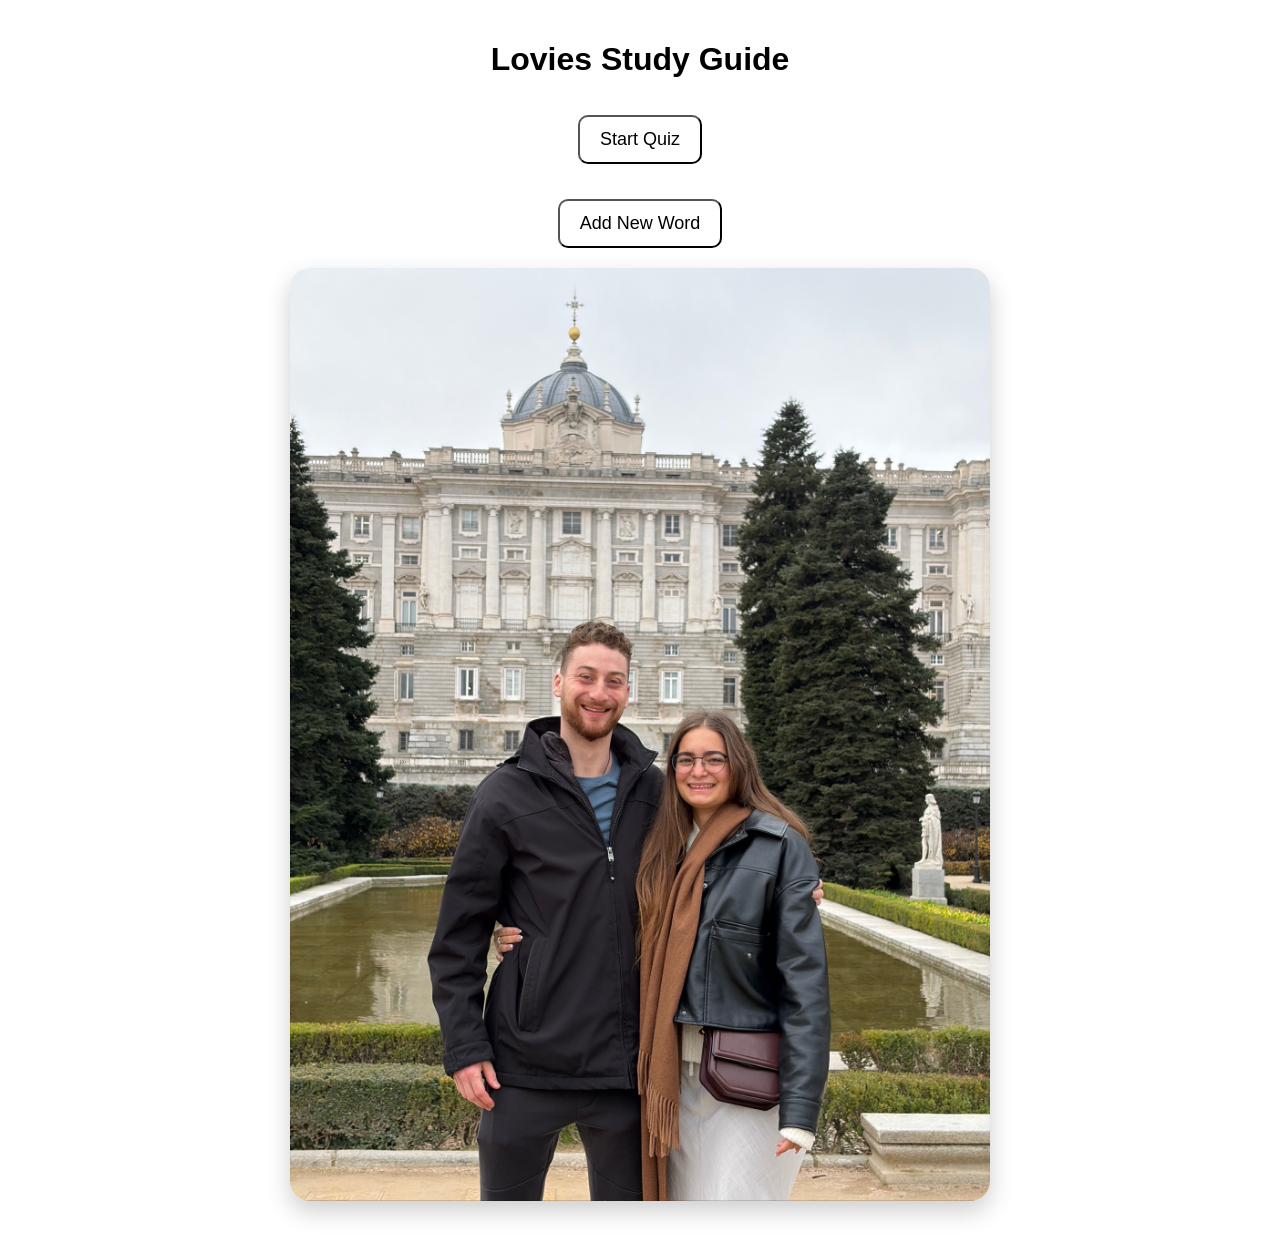
<file: lovey.html>
<!DOCTYPE html>
<!-- Tells the browser this file is an HTML5 document -->

<html>
<!-- Opens the main HTML page -->

<head>
    <!-- The head contains settings, title, and CSS -->

    <meta charset="UTF-8">
    <!-- Allows normal English, Hebrew, Spanish, symbols, etc. -->

    <meta name="viewport" content="width=device-width, initial-scale=1.0">
    <!-- Makes the website work better on phones -->

    <title>Lovies Study Guide</title>
    <!-- The title shown in the browser tab -->

    <style>
        /* CSS starts here */

        body {
            font-family: Arial, sans-serif;
            text-align: center;
            margin: 0;
            padding: 20px;
        }

        .screen {
            display: none;
        }

        #homeScreen {
            display: flex;
            flex-direction: column;
            align-items: center;
            gap: 20px;
        }

        #homeScreen img {
            width: 700px;
            max-width: 90vw;
            height: auto;
            display: block;
            margin: 0 auto 20px auto;
            border-radius: 20px;
            box-shadow: 0 10px 25px rgba(0,0,0,0.2);
        }

        #quizScreen {
            background-image: url("quiz.jpg");
            background-size: cover;
            background-position: center;
            min-height: 100vh;
            padding: 20px;
        }

        #importScreen {
            display: flex;
            flex-direction: column;
            align-items: center;
            background-image: url("import.jpg");
            background-size: cover;
            background-position: center;
            min-height: 100vh;
            padding: 20px;
        }

        #importScreen input,
        #importScreen textarea {
            width: 70%;
            max-width: 600px;
            padding: 12px;
            margin: 8px;
            font-size: 18px;
            border-radius: 8px;
            border: 1px solid #ccc;
        }

        #importScreen textarea {
            height: 100px;
        }

        #importScreen button {
            font-size: 18px;
            padding: 12px 24px;
            margin: 10px;
        }

        #importTitle {
            background: rgba(255,255,255,0.9);
            padding: 12px 25px;
            border-radius: 12px;
            border: 2px solid #ccc;
            font-size: 24px;
            display: inline-block;
            margin-top: 80px;
            margin-bottom: 20px;
        }

        #choices {
            display: flex;
            flex-direction: column;
            align-items: center;
        }

        #choices button {
            width: 300px;
            padding: 10px;
            margin: 10px 0;
            font-size: 16px;
            cursor: pointer;
            background-color: #3498db;
            color: white;
            border: none;
            border-radius: 8px;
            transition: 0.3s;
        }

        #choices button:hover {
            background-color: #2980b9;
        }

        #question,
        #startButton,
        #newQuestionsButton,
        #backHomeButton,
        #nextButton {
            padding: 12px 20px;
            font-size: 18px;
            cursor: pointer;
            background: rgba(255,255,255,0.9);
            border-radius: 10px;
            margin-top: 15px;
        }

        #result,
        #explanation,
        #score,
        #importMessage {
            background: rgba(255,255,255,0.85);
            padding: 10px;
            border-radius: 10px;
            display: inline-block;
            margin: 10px 0;
        }

        @media (max-width: 600px) {
            body {
                margin: 0;
                padding: 10px;
                font-size: 16px;
            }

            h1 {
                font-size: 28px;
                text-align: center;
            }

            #homeScreen,
            #quizScreen,
            #importScreen {
                width: 100%;
                max-width: 100%;
                box-sizing: border-box;
            }

            img {
                max-width: 100%;
                height: auto;
            }

            button {
                width: 90%;
                max-width: 350px;
                font-size: 18px;
                padding: 12px;
                margin: 10px auto;
                display: block;
            }

            input,
            textarea {
                width: 90%;
                max-width: 350px;
                font-size: 16px;
                padding: 10px;
                box-sizing: border-box;
            }

            #choices button {
                width: 90%;
                max-width: 330px;
                font-size: 15px;
                padding: 12px;
                white-space: normal;
                text-align: left;
            }

            #quizScreen,
            #importScreen {
                background-size: cover;
                background-position: center top;
                min-height: 100vh;
                padding: 15px;
            }

            #question {
                width: 90%;
                max-width: 350px;
                font-size: 16px;
            }

            #importTitle {
                margin-top: 20px;
                font-size: 20px;
            }
        }

        /* CSS ends here */
    </style>
</head>

<body>
    <!-- Everything visible on the page goes inside body -->

    <h1 id="title" style="cursor: pointer;">Lovies Study Guide</h1>
    <!-- Main title. Clicking it brings user back home -->

    <div id="homeScreen" class="screen">
        <!-- Home screen -->

        <button id="startButton">Start Quiz</button>
        <!-- Starts the quiz -->

        <button id="newQuestionsButton">Add New Word</button>
        <!-- Opens the add-word screen -->

        <img src="image.jpg" alt="Homepage image">
        <!-- Homepage image -->
    </div>

    <div id="quizScreen" class="screen">
        <!-- Quiz screen -->

        <h2 id="question"></h2>
        <!-- The question appears here -->

        <div id="choices"></div>
        <!-- Answer buttons appear here -->

        <p id="result"></p>
        <!-- Correct or incorrect message appears here -->

        <p id="explanation"></p>
        <!-- Explanation appears here -->

        <p id="score"></p>
        <!-- Score appears here -->

        <button id="nextButton" style="display: none;">Next Question</button>
        <!-- Next button hidden until user answers -->
    </div>

    <div id="importScreen" class="screen">
        <!-- Add vocabulary word screen -->

        <h2 id="importTitle">Add Vocabulary Word</h2>
        <!-- Title for add-word screen -->

        <input id="newWord" placeholder="English word">
        <!-- User types English word here -->

        <br><br>

        <input id="newDefinition" placeholder="Spanish definition">
        <!-- User types Spanish definition here -->

        <br><br>

        <textarea id="newExplanation" placeholder="Explanation, optional"></textarea>
        <!-- Optional explanation -->

        <br><br>

        <button id="addWordButton">Add Word</button>
        <!-- Saves the new word -->

        <br><br>

        <button id="backHomeButton">Back to Home</button>
        <!-- Goes back to homepage -->

        <p id="importMessage"></p>
        <!-- Message after adding word -->
    </div>

    <script>
        // JavaScript starts here


       let vocabulary = [];

        // This will hold the shuffled words for the current quiz.
        let quizWords = [];

        // This tracks which question number the user is on.
        let currentQuestion = 0;

        // This tracks the user's score.
        let score = 0;

        // This stores the correct answer for the current question.
        let correctAnswer = "";

        // Get the home screen from the HTML.
        const homeScreen = document.getElementById("homeScreen");

        // Get the quiz screen from the HTML.
        const quizScreen = document.getElementById("quizScreen");

        // Get the add-word screen from the HTML.
        const importScreen = document.getElementById("importScreen");

        // Get the title.
        const title = document.getElementById("title");

        // Get the Start Quiz button.
        const startButton = document.getElementById("startButton");

        // Get the Add New Word button.
        const newQuestionsButton = document.getElementById("newQuestionsButton");

        // Get the Back Home button.
        const backHomeButton = document.getElementById("backHomeButton");

        // Get the Next Question button.
        const nextButton = document.getElementById("nextButton");

        // Get the question text element.
        const questionEl = document.getElementById("question");

        // Get the choices container.
        const choicesEl = document.getElementById("choices");

        // Get the result message element.
        const resultEl = document.getElementById("result");

        // Get the explanation element.
        const explanationEl = document.getElementById("explanation");

        // Get the score element.
        const scoreEl = document.getElementById("score");

        // Get the import message element.
        const importMessage = document.getElementById("importMessage");

        // Get the new word input.
        const newWord = document.getElementById("newWord");

        // Get the new definition input.
        const newDefinition = document.getElementById("newDefinition");

        // Get the new explanation textarea.
        const newExplanation = document.getElementById("newExplanation");

        // Get the Add Word button.
        const addWordButton = document.getElementById("addWordButton");

        // This function saves vocabulary into the browser.
        function saveVocabulary() {
            // Convert the vocabulary array into text and save it.
            localStorage.setItem("vocabularyWords", JSON.stringify(vocabulary));
        }
        async function loadVocabularyFromFile(){
            try {
                const response = await fetch("vocabulary_template.json");
                vocabulary = await response.json();

                console.log("Vocabulary loaded:", vocabulary.length);
            } catch (error) {
                console.error("Could not load vocabulary file:", error)
                alert("Could not load vocabulary_template.json");
            }
        }
        // This function shows the home screen.
        loadVocabularyFromFile().then(function() {
            showHome();
        });
        function showHome() {
            // Show home screen.
            homeScreen.style.display = "flex";

            // Hide quiz screen.
            quizScreen.style.display = "none";

            // Hide add-word screen.
            importScreen.style.display = "none";

            // Clear result text.
            resultEl.textContent = "";

            // Clear explanation text.
            explanationEl.textContent = "";
        }

        // This function shows the quiz screen.
        function showQuiz() {
            // Hide home screen.
            homeScreen.style.display = "none";

            // Show quiz screen.
            quizScreen.style.display = "block";

            // Hide add-word screen.
            importScreen.style.display = "none";
        }

        // This function shows the add-word screen.
        function showImport() {
            // Hide home screen.
            homeScreen.style.display = "none";

            // Hide quiz screen.
            quizScreen.style.display = "none";

            // Show add-word screen.
            importScreen.style.display = "flex";
        }

        // This function shuffles an array randomly.
        function shuffleArray(array) {
            // Make a copy of the array and randomly sort it.
            return [...array].sort(() => Math.random() - 0.5);
        }

        // This function gets 3 wrong definitions.
        function getWrongDefinitions(correctWord) {
            // Start with all vocabulary words.
            return vocabulary

                // Remove the current correct word.
                .filter(item => item.word !== correctWord.word)

                // Keep only the definitions.
                .map(item => item.explanation)

                // Shuffle the definitions.
                .sort(() => Math.random() - 0.5)

                // Take only 3 wrong answers.
                .slice(0, 3);
        }

        // This function displays one question.
        function showQuestion() {
            // Get the current word object.
            const currentWord = quizWords[currentQuestion];

            // Save the correct answer.
            correctAnswer = currentWord.explanation;

            // Create the question text.
            questionEl.textContent = `What does "${currentWord.word}" mean?`;

            // Clear old answer buttons.
            choicesEl.innerHTML = "";

            // Clear old result.
            resultEl.textContent = "";

            // Clear old explanation.
            explanationEl.textContent = "";

            // Hide the next button until user answers.
            nextButton.style.display = "none";

            // Get 3 wrong answers.
            let wrongAnswers = getWrongDefinitions(currentWord);

            // Put correct answer and wrong answers together, then shuffle them.
            let allChoices = shuffleArray([
                correctAnswer,
                ...wrongAnswers
            ]);

            // Create one button for every answer choice.
            allChoices.forEach(choiceText => {
                // Create a button element.
                const button = document.createElement("button");

                // Put the answer text inside the button.
                button.textContent = choiceText;

                // When the user clicks the button, check the answer.
                button.onclick = function() {
                    checkAnswer(choiceText, currentWord);
                };

                // Add the button to the choices area.
                choicesEl.appendChild(button);
            });

            // Show the current score.
            scoreEl.textContent = "Score: " + score + " / " + quizWords.length;
        }

        // This function checks if the selected answer is correct.
        function checkAnswer(userAnswer, currentWord) {
            // Get all answer buttons.
            const allButtons = choicesEl.querySelectorAll("button");

            // Loop through every answer button.
            allButtons.forEach(button => {
                // Disable the button so user cannot answer twice.
                button.disabled = true;

                // If this button is the correct answer, make it green.
                if (button.textContent === correctAnswer) {
                    button.style.backgroundColor = "green";
                }

                // If this button is the wrong answer the user clicked, make it red.
                if (button.textContent === userAnswer && userAnswer !== correctAnswer) {
                    button.style.backgroundColor = "red";
                }
            });

            // If user chose correct answer...
            if (userAnswer === correctAnswer) {
                // Show correct message.
                resultEl.textContent = "Correct!";

                // Add 1 point.
                score++;
            } else {
                // Show incorrect message and correct answer.
                resultEl.textContent = "Incorrect. Correct answer: " + correctAnswer;
            }

            // Show explanation if there is one.
            explanationEl.textContent = currentWord.explanation || "";

            // Show the next button.
            nextButton.style.display = "inline-block";

            // Update score.
            scoreEl.textContent = "Score: " + score + " / " + quizWords.length;
        }

        // When user clicks the title, go home.
        title.onclick = function() {
            showHome();
        };

        // When user clicks Start Quiz...
        startButton.onclick = function() {
            // Make sure there are at least 4 words.
            // One correct answer plus 3 wrong answers.
            if (vocabulary.length < 4) {
                alert("You need at least 4 vocabulary words to start the quiz.");
                return;
            }

            // Start from first question.
            currentQuestion = 0;

            // Reset score.
            score = 0;

            // Shuffle vocabulary for this quiz.
            quizWords = shuffleArray(vocabulary);

            // Show quiz screen.
            showQuiz();

            // Show first question.
            showQuestion();
        };

        // When user clicks Add New Word...
        newQuestionsButton.onclick = function() {
            showImport();
        };

        // When user clicks Back Home...
        backHomeButton.onclick = function() {
            showHome();
        };

        // When user clicks Next Question...
        nextButton.onclick = function() {
            // Move to next question number.
            currentQuestion++;

            // If there are still questions left...
            if (currentQuestion < quizWords.length) {
                // Show next question.
                showQuestion();
            } else {
                // Quiz is finished.
                questionEl.textContent = "Quiz Finished!";

                // Remove answer buttons.
                choicesEl.innerHTML = "";

                // Clear result.
                resultEl.textContent = "";

                // Show final score.
                explanationEl.textContent = "Final score: " + score + " / " + quizWords.length;

                // Hide next button.
                nextButton.style.display = "none";
            }
        };

        // When user clicks Add Word...
        addWordButton.onclick = function() {
            // Get the word typed by the user.
            const word = newWord.value.trim();

            // Get the definition typed by the user.
            const definition = newDefinition.value.trim();

            // Get the optional explanation.
            const explanation = newExplanation.value.trim();

            // If word or definition is empty, show error.
            if (word === "" || definition === "") {
                importMessage.textContent = "Please enter both a word and a definition.";
                return;
            }

            // Create new vocabulary object.
            const vocabularyObj = {
                word: word,
                definition: definition,
                explanation: explanation
            };

            // Add the new word to the vocabulary array.
            vocabulary.push(vocabularyObj);

            // Save vocabulary in browser.
            saveVocabulary();

            // Show success message.
            importMessage.textContent = "Word added! Total words: " + vocabulary.length;

            // Clear word input.
            newWord.value = "";

            // Clear definition input.
            newDefinition.value = "";

            // Clear explanation input.
            newExplanation.value = "";
        };

        // Show the home screen when the page first loads.
        showHome();

        // JavaScript ends here
    </script>

</body>
</html>
</file>
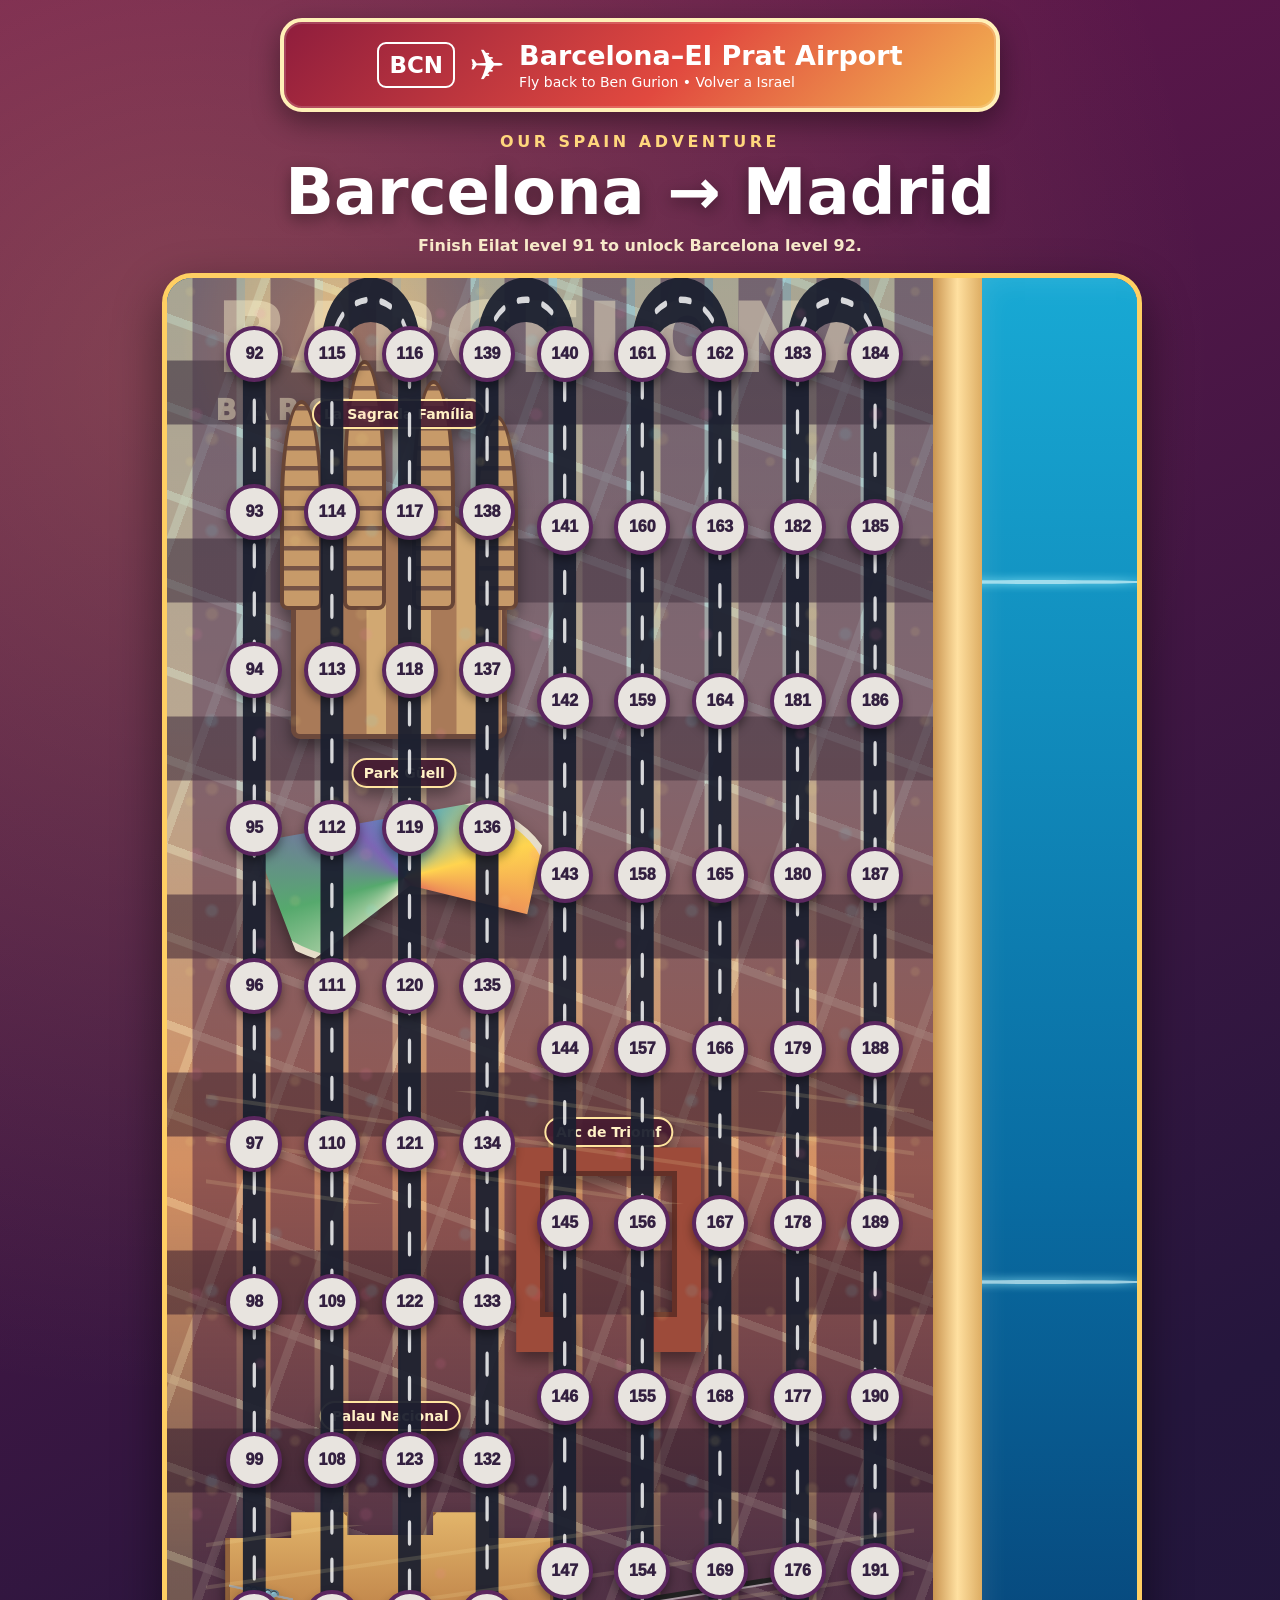
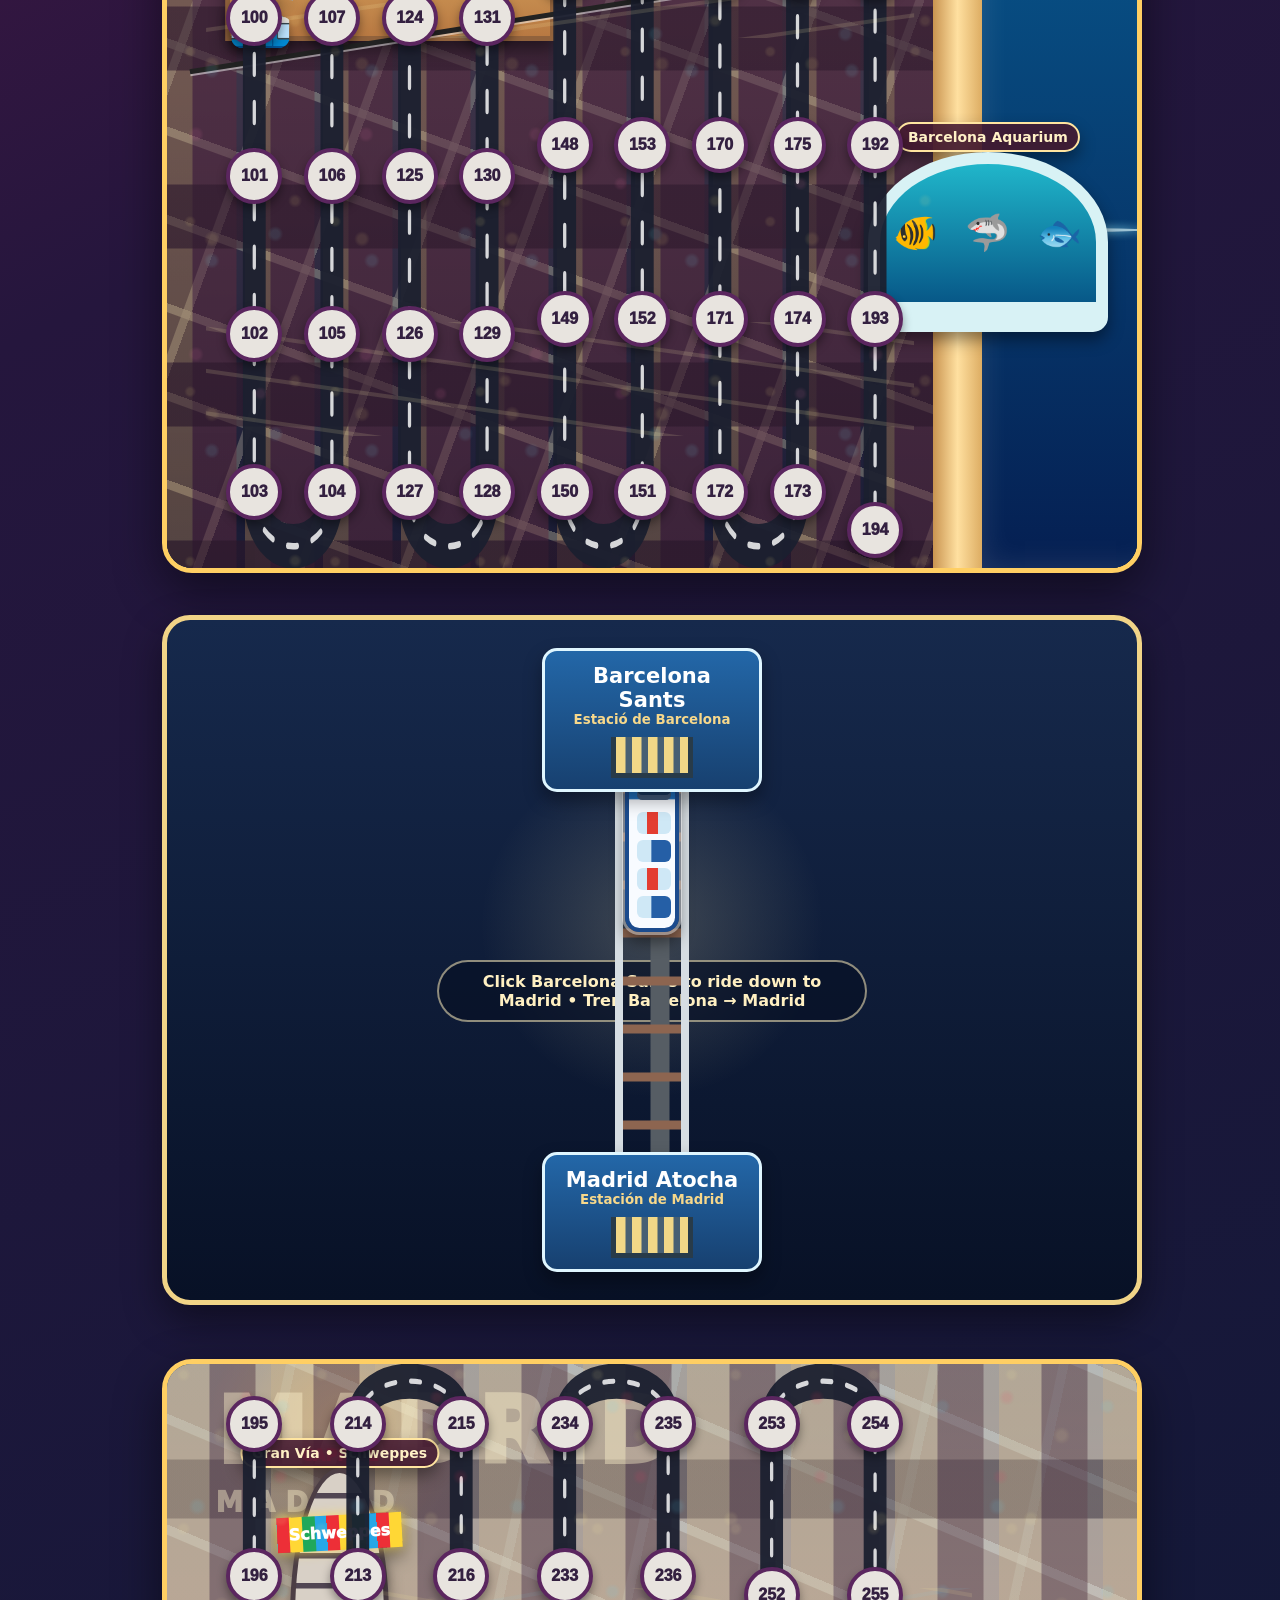
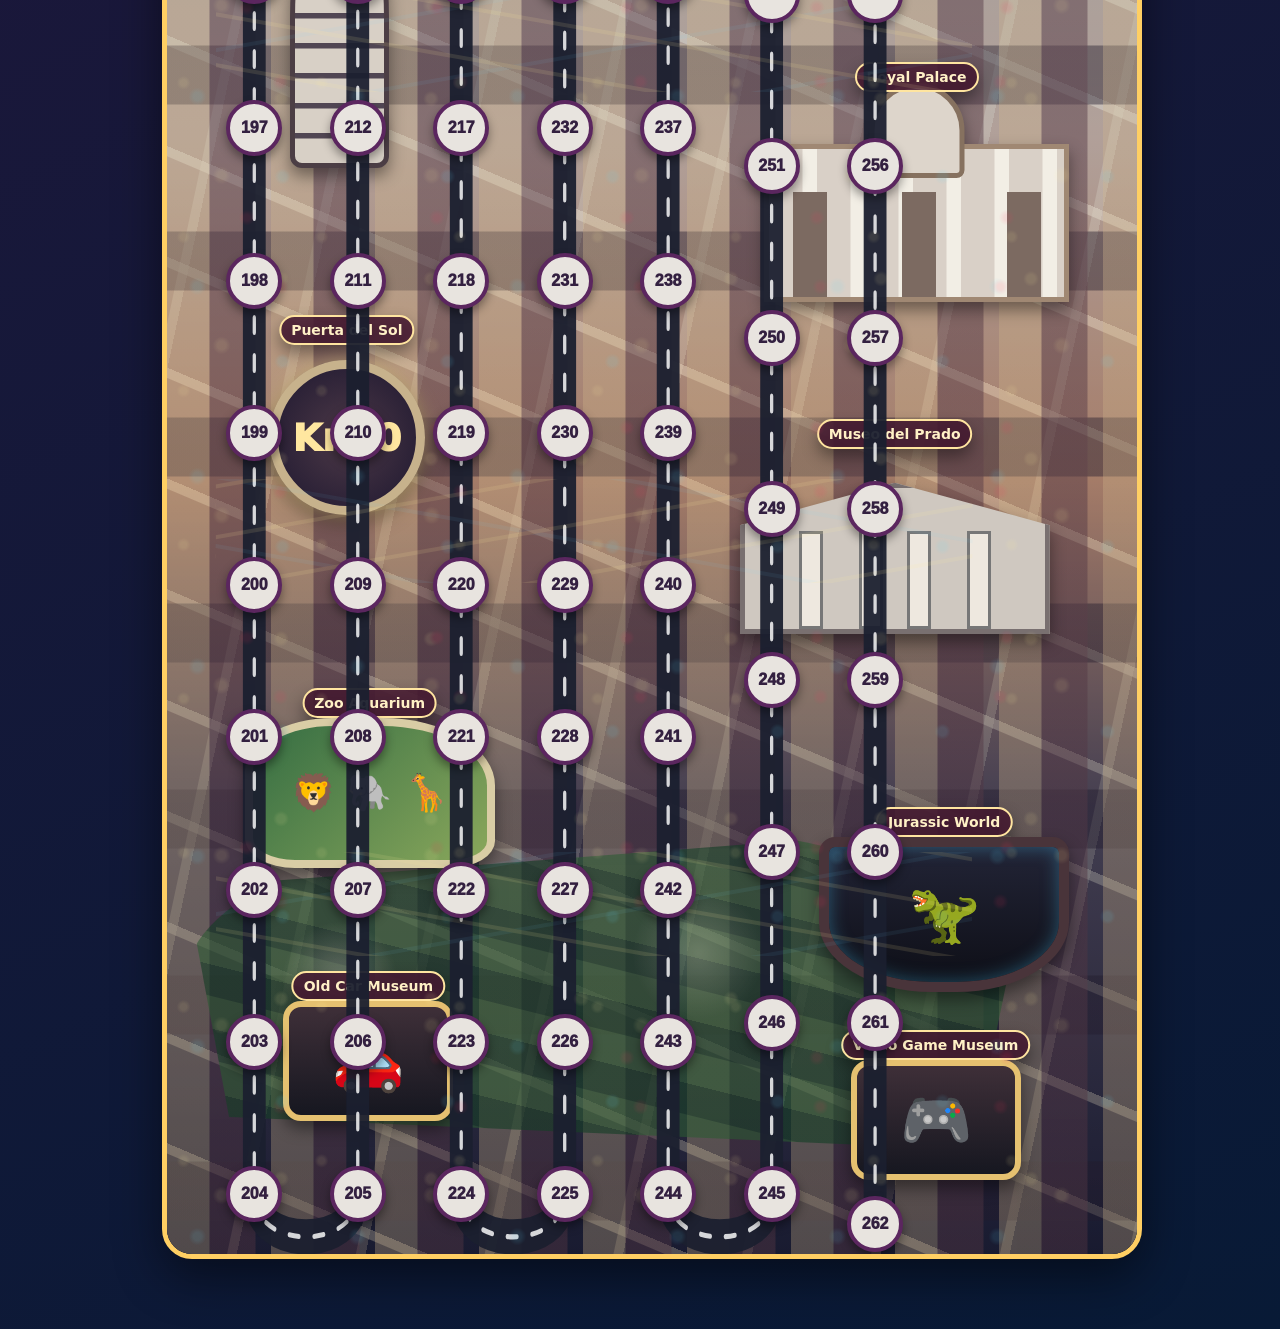
<file: spain.html>
<!DOCTYPE html>
<html lang="en">
<head>
    <meta charset="UTF-8">
    <meta name="viewport" content="width=device-width, initial-scale=1.0">
    <title>Our Spain Adventure</title>
    <link rel="stylesheet" href="spain.css?v=20260625-madrid-train-down">
</head>
<body>
    <main id="spainGame">
        <a id="barcelonaAirport" class="airportPortal" href="index.html?destination=tlv-airport#benGurionAirport" aria-label="Fly from Barcelona Airport back to Ben Gurion Airport">
            <span class="airportCode">BCN</span>
            <span class="airportPlane">✈</span>
            <span><strong>Barcelona–El Prat Airport</strong><small>Fly back to Ben Gurion • Volver a Israel</small></span>
        </a>

        <header class="spainHeader">
            <p class="eyebrow">OUR SPAIN ADVENTURE</p>
            <h1>Barcelona → Madrid</h1>
            <p id="spainMessage">Loading Barcelona progress…</p>
        </header>

        <section id="barcelonaMap" aria-label="Barcelona photo game world">
            <div class="barcelonaWorld" aria-hidden="true">
                <div class="barcelonaSky"></div>
                <div class="barcelonaSea"><i></i><i></i><i></i></div>
                <div class="barcelonaBeach"></div>
                <div class="barcelonaStreetGrid"></div>
                <div class="barcelonaBuildings"></div>
                <div class="barcelonaNightShade"></div>
                <div class="barcelonaNightLights"></div>
                <div class="christmasCanopy canopyOne"></div>
                <div class="christmasCanopy canopyTwo"></div>
                <div class="christmasCanopy canopyThree"></div>

                <div class="barcelonaTitle">BARCELONA <small>BARCELONA</small></div>

                <div class="barcelonaLandmark sagradaFamilia">
                    <b>La Sagrada Família</b>
                    <div class="sagradaBody"><i></i><i></i><i></i><i></i></div>
                </div>

                <div class="barcelonaLandmark parkGuell">
                    <b>Park Güell</b>
                    <div class="gaudiMosaic"></div>
                </div>

                <div class="barcelonaLandmark arcTriomf">
                    <b>Arc de Triomf</b>
                    <div class="brickArch"></div>
                </div>

                <div class="barcelonaLandmark palauNacional">
                    <b>Palau Nacional</b>
                    <div class="palauBuilding"><i></i></div>
                </div>

                <div class="barcelonaLandmark aquariumLandmark">
                    <b>Barcelona Aquarium</b>
                    <div class="aquariumTunnel">🐠 <span>🦈</span> 🐟</div>
                </div>

                <div class="cableLine"></div>
                <div class="barcelonaCableCar">🚠</div>
            </div>

            <svg id="barcelonaPath" viewBox="0 0 100 100" preserveAspectRatio="none" aria-hidden="true"></svg>
        </section>

        <section class="spainTrainConnector" aria-label="Train from Barcelona to Madrid">
            <button id="rideToMadrid" type="button" class="trainStation barcelonaStation" aria-label="Ride the train from Barcelona Sants to Madrid Atocha">
                <strong>Barcelona Sants</strong>
                <small>Estació de Barcelona</small>
            </button>
            <div class="trainTrack">
                <span class="fastTrain" aria-hidden="true">
                    <i></i><i></i><i></i><i></i>
                </span>
            </div>
            <div class="trainStation madridStation">
                <strong>Madrid Atocha</strong>
                <small>Estación de Madrid</small>
            </div>
            <p>Click Barcelona Sants to ride down to Madrid • Tren Barcelona → Madrid</p>
        </section>

        <section id="madridMap" aria-label="Madrid photo game world">
            <div class="madridWorld" aria-hidden="true">
                <div class="madridSky"></div>
                <div class="madridStreetGrid"></div>
                <div class="madridBuildings"></div>
                <div class="madridParks"></div>
                <div class="madridNightShade"></div>
                <div class="madridNightLights"></div>
                <div class="madridChristmas canopyMadridOne"></div>
                <div class="madridChristmas canopyMadridTwo"></div>
                <div class="madridChristmas canopyMadridThree"></div>

                <div class="madridTitle">MADRID <small>MADRID</small></div>

                <div class="madridLandmark schweppesTower">
                    <b>Gran Vía • Schweppes</b>
                    <div class="capitolTower"><i>Schweppes</i></div>
                </div>

                <div class="madridLandmark royalPalace">
                    <b>Royal Palace</b>
                    <div class="palaceBody"><i></i><i></i><i></i></div>
                </div>

                <div class="madridLandmark puertaSol">
                    <b>Puerta del Sol</b>
                    <div class="solClock">Km 0</div>
                </div>

                <div class="madridLandmark pradoMuseum">
                    <b>Museo del Prado</b>
                    <div class="museumFacade"><i></i><i></i><i></i><i></i></div>
                </div>

                <div class="madridLandmark zooMadrid">
                    <b>Zoo Aquarium</b>
                    <div class="zooPark">🦁 🐘 🦒</div>
                </div>

                <div class="madridLandmark jurassicMadrid">
                    <b>Jurassic World</b>
                    <div class="dinoGate">🦖</div>
                </div>

                <div class="madridLandmark carMuseum">
                    <b>Old Car Museum</b>
                    <div class="classicCar">🚗</div>
                </div>

                <div class="madridLandmark gameMuseum">
                    <b>Video Game Museum</b>
                    <div class="gameArcade">🎮</div>
                </div>
            </div>

            <svg id="madridPath" viewBox="0 0 100 100" preserveAspectRatio="none" aria-hidden="true"></svg>
        </section>
    </main>

    <div id="questionPanel" class="modal" role="dialog" aria-modal="true">
        <div class="modalBox">
            <h2 id="questionTitle"></h2>
            <h3 id="questionText"></h3>
            <div id="questionChoices"></div>
            <p id="questionResult"></p>
            <button id="closeQuestion" type="button" hidden>Close</button>
        </div>
    </div>

    <div id="photoPanel" class="modal" role="dialog" aria-modal="true">
        <div class="modalBox photoBox">
            <h2 id="photoTitle"></h2>
            <img id="photoImage" alt="Unlocked Spain memory">
            <button id="closePhoto" type="button">Close</button>
        </div>
    </div>

    <script src="spain.js?v=20260625-madrid-train-down"></script>
</body>
</html>
</file>
<file: spain.css>
:root {
    --ink: #301942;
    --gold: #ffd36d;
    --sea: #087fb5;
}

* { box-sizing: border-box; }

body {
    margin: 0;
    min-height: 100vh;
    color: #fff;
    font-family: ui-rounded, "Avenir Next", Avenir, system-ui, sans-serif;
    background:
        radial-gradient(circle at 14% 8%, rgba(255,211,109,0.23), transparent 24%),
        linear-gradient(155deg, #6d174e, #25163d 38%, #081a36);
}

#spainGame {
    width: min(980px, 100%);
    margin: 0 auto;
    padding: 18px 12px 70px;
}

.airportPortal {
    display: flex;
    align-items: center;
    justify-content: center;
    gap: 14px;
    width: min(720px, 94vw);
    min-height: 94px;
    margin: 0 auto 20px;
    padding: 12px 20px;
    border: 4px solid #fff0b7;
    border-radius: 22px;
    color: white;
    text-decoration: none;
    background: linear-gradient(135deg, #8f1d3d, #e1493f 55%, #f3b852);
    box-shadow: 0 10px 28px rgba(0,0,0,0.4), inset 0 0 0 2px rgba(255,255,255,0.17);
}

.airportPortal:hover { transform: translateY(-2px); box-shadow: 0 13px 30px rgba(0,0,0,0.46); }
.airportPortal strong, .airportPortal small { display: block; }
.airportPortal strong { font-size: clamp(18px, 3vw, 27px); }
.airportPortal small { margin-top: 3px; font-size: clamp(10px, 1.7vw, 14px); }
.airportCode { padding: 8px 10px; border: 2px solid white; border-radius: 9px; font-size: 23px; font-weight: 900; }
.airportPlane { font-size: 43px; animation: planeFloat 2.4s ease-in-out infinite alternate; }
@keyframes planeFloat { from { transform: translate(-5px,3px) rotate(-9deg); } to { transform: translate(5px,-5px) rotate(4deg); } }

.spainHeader { text-align: center; margin: 12px 0 18px; }
.eyebrow { margin: 0; color: #ffd77d; font-weight: 900; letter-spacing: .22em; }
.spainHeader h1 { margin: 4px 0; font-size: clamp(31px, 7vw, 64px); text-shadow: 0 5px 15px rgba(0,0,0,.38); }
#spainMessage { margin: 7px auto; max-width: 700px; color: #f9eacb; font-weight: 700; }

#barcelonaMap {
    position: relative;
    width: min(980px, 96vw);
    height: 1900px;
    margin: 0 auto;
    overflow: hidden;
    border: 5px solid #ffcf63;
    border-radius: 30px;
    background: #1a3760;
    box-shadow: 0 18px 48px rgba(0,0,0,.48);
}

.barcelonaWorld { position: absolute; inset: 0; overflow: hidden; }
.barcelonaSky {
    position: absolute; inset: 0;
    background:
        radial-gradient(circle at 18% 3%, rgba(255,244,176,.95), transparent 8%),
        linear-gradient(180deg, #54bde8 0%, #94d5ed 23%, #f0aa72 47%, #17294b 68%, #070d22 100%);
    animation: skyPulse 24s ease-in-out infinite alternate;
}
@keyframes skyPulse { from { filter: brightness(1.14) saturate(.95); } to { filter: brightness(.58) saturate(1.35) hue-rotate(8deg); } }

.barcelonaSea {
    position: absolute; z-index: 1; top: 0; right: 0; width: 18%; height: 100%;
    background: linear-gradient(180deg, #18a9d4, #096ca2 48%, #051f52);
    box-shadow: inset 20px 0 30px rgba(255,255,255,.12);
    animation: coastNight 24s ease-in-out infinite alternate;
}
.barcelonaSea i { position: absolute; right: -10%; width: 130%; height: 4px; border-radius: 50%; background: rgba(220,252,255,.7); box-shadow: 0 0 9px #9bf2ff; }
.barcelonaSea i:nth-child(1) { top: 16%; } .barcelonaSea i:nth-child(2) { top: 53%; } .barcelonaSea i:nth-child(3) { top: 82%; }
.barcelonaBeach { position: absolute; z-index: 2; right: 16%; width: 5%; height: 100%; background: linear-gradient(90deg,#c99450,#ffe0a0,#ddad63); animation:coastNight 24s ease-in-out infinite alternate; }
@keyframes coastNight { from { filter:brightness(1) saturate(1); } to { filter:brightness(.14) saturate(.5); } }

.barcelonaStreetGrid {
    position: absolute; z-index: 1; inset: 0 18% 0 0;
    opacity: .5;
    background:
        repeating-linear-gradient(20deg, transparent 0 74px, rgba(245,232,197,.65) 75px 83px),
        repeating-linear-gradient(110deg, transparent 0 88px, rgba(245,232,197,.55) 89px 97px),
        linear-gradient(180deg, #c48561, #9d5c52 50%, #2a2948);
}

.barcelonaBuildings {
    position: absolute; z-index: 1; inset: 0 19% 0 0;
    opacity: .72;
    background:
        repeating-linear-gradient(180deg, transparent 0 82px, rgba(49,23,40,.7) 83px 146px, transparent 147px 178px),
        repeating-linear-gradient(90deg, rgba(244,179,102,.38) 0 25px, rgba(94,43,63,.7) 26px 69px, transparent 70px 78px);
}

.barcelonaNightShade {
    position:absolute;
    z-index:4;
    inset:0;
    pointer-events:none;
    opacity:0;
    background:rgba(1,4,14,.94);
    animation:deepNight 24s ease-in-out infinite alternate;
}
@keyframes deepNight { from { opacity:0; } to { opacity:.9; } }

.barcelonaNightLights {
    position: absolute; z-index: 4; inset: 0 21% 0 0;
    opacity: .1;
    background:
        radial-gradient(circle at 16% 8%, #ffe889 0 3px, transparent 6px),
        radial-gradient(circle at 52% 17%, #ff7bb5 0 3px, transparent 7px),
        radial-gradient(circle at 28% 33%, #79f0ff 0 4px, transparent 8px),
        radial-gradient(circle at 61% 46%, #ffe889 0 3px, transparent 7px),
        radial-gradient(circle at 17% 62%, #ff7bb5 0 4px, transparent 8px),
        radial-gradient(circle at 57% 78%, #79f0ff 0 4px, transparent 8px),
        radial-gradient(circle at 30% 92%, #ffe889 0 4px, transparent 8px);
    background-size: 145px 170px, 180px 210px, 160px 190px, 210px 180px, 170px 220px, 190px 200px, 150px 175px;
    animation: cityLights 24s ease-in-out infinite alternate;
}
@keyframes cityLights { from { opacity: .08; filter: brightness(.8); } to { opacity: .95; filter: brightness(1.6) drop-shadow(0 0 6px #ffe98a); } }

.christmasCanopy { position: absolute; z-index: 4; left: 4%; width: 73%; height: 6%; opacity: .15; background: repeating-linear-gradient(8deg, transparent 0 20px, rgba(255,242,172,.95) 21px 24px, transparent 25px 42px); animation: christmasGlow 24s ease-in-out infinite alternate; }
.canopyOne { top: 43%; } .canopyTwo { top: 66%; transform: scaleX(-1); } .canopyThree { top: 87%; }
@keyframes christmasGlow { from { opacity: .05; } to { opacity: .92; filter: drop-shadow(0 0 7px #fff1a1); } }

.barcelonaTitle { position: absolute; z-index: 3; top: .5%; left: 5%; color: rgba(255,244,206,.44); font-size: clamp(45px, 10vw, 92px); font-weight: 1000; letter-spacing: .06em; }
.barcelonaTitle small { display: block; font-size: .3em; letter-spacing: .35em; }

.barcelonaLandmark { position: absolute; z-index: 3; pointer-events: none; filter: drop-shadow(0 8px 8px rgba(0,0,0,.42)); }
.barcelonaLandmark b { position: absolute; z-index: 5; left: 50%; top: -30px; transform: translateX(-50%); padding: 5px 10px; border: 2px solid #ffe5a0; border-radius: 999px; color: #fff1c6; background: rgba(70,27,50,.88); white-space: nowrap; font-size: clamp(10px,1.7vw,14px); }

.sagradaFamilia { top: 8%; left: 10%; width: 270px; height: 310px; }
.sagradaBody { position: absolute; inset: 24% 10% 0; border: 5px solid #6c493c; border-radius: 45% 45% 9px 9px; background: repeating-linear-gradient(90deg,#a97a58 0 25px,#d1a872 26px 45px); }
.sagradaBody i { position: absolute; bottom: 55%; width: 43px; border: 4px solid #684536; border-radius: 50% 50% 8px 8px; background: repeating-linear-gradient(0deg,#c79a69 0 15px,#755346 16px 20px); }
.sagradaBody i:nth-child(1){left:-8%;height:210px}.sagradaBody i:nth-child(2){left:23%;height:250px}.sagradaBody i:nth-child(3){right:23%;height:230px}.sagradaBody i:nth-child(4){right:-8%;height:195px}

.parkGuell { top: 27%; left: 9%; width: 300px; height: 180px; }
.gaudiMosaic { position:absolute; inset:0; border:7px solid #e6ddc9; border-radius: 48% 52% 31% 40%; background: conic-gradient(from 15deg,#46a8c6,#ffd44f,#e05b5e,#f3f0d4,#56a96d,#7d65b4,#46a8c6); clip-path: polygon(0 30%,100% 0,91% 70%,52% 54%,16% 100%); }

.arcTriomf { top: 46%; left: 36%; width: 185px; height: 205px; }
.brickArch { position:absolute; inset:0; border:24px solid #9d4b3a; border-bottom-width:35px; background:transparent; clip-path: polygon(0 0,100% 0,100% 100%,70% 100%,70% 42%,30% 42%,30% 100%,0 100%); box-shadow: inset 0 0 0 5px #643027; }

.palauNacional { top: 61%; left: 6%; width: 330px; height: 210px; }
.palauBuilding { position:absolute; inset:28% 0 0; border:5px solid #91623c; background:linear-gradient(180deg,#e8bd70,#b87942); clip-path:polygon(0 32%,20% 32%,20% 15%,37% 15%,37% 30%,63% 30%,63% 15%,80% 15%,80% 32%,100% 32%,100% 100%,0 100%); }
.palauBuilding i { position:absolute; left:50%; top:-72px; width:95px; height:95px; transform:translateX(-50%); border:5px solid #8b5a35; border-radius:50% 50% 10px 10px; background:#dca95d; }

.aquariumLandmark { top: 78%; right: 3%; width: 240px; height: 180px; }
.aquariumTunnel { position:absolute; inset:0; display:flex; align-items:center; justify-content:space-around; border:12px solid #d8f2f5; border-bottom-width:30px; border-radius:50% 50% 15px 15px; background:linear-gradient(180deg,#20b6ca,#075888); font-size:36px; }

.cableLine { position:absolute; z-index:3; left:2%; top:71%; width:65%; height:5px; transform:rotate(-9deg); background:#222; box-shadow:0 2px 0 rgba(255,255,255,.5); }
.barcelonaCableCar { position:absolute; z-index:3; left:6%; top:69%; font-size:58px; animation:cableRide 12s ease-in-out infinite alternate; filter:drop-shadow(0 7px 6px rgba(0,0,0,.45)); }
@keyframes cableRide { from{transform:translate(0,30px)} to{transform:translate(430px,-45px)} }

#barcelonaPath { position:absolute; z-index:3; inset:0; width:100%; height:100%; pointer-events:none; }
.levelButton { position:absolute; z-index:5; width:clamp(42px,5.5vw,56px); aspect-ratio:1; transform:translate(-50%,-50%); border:4px solid #5b265f; border-radius:50%; color:#332040; background:#e8e4df; font-weight:1000; font-size:16px; text-shadow:none; box-shadow:0 5px 10px rgba(0,0,0,.38); }
.levelButton.completed { border-color:#f4c85d; color:#332040; background:#fff1ad; text-shadow:none; }
.levelButton.current { border-color:#4ed7ee; color:#332040; background:white; text-shadow:none; box-shadow:0 0 0 5px rgba(78,215,238,.25),0 5px 12px rgba(0,0,0,.4); }

.spainTrainConnector {
    --train-ride-distance: 300px;
    position: relative;
    width: min(980px, 96vw);
    margin: 42px auto 54px;
    min-height: 690px;
    border: 5px solid #f1d487;
    border-radius: 28px;
    overflow: hidden;
    background:
        radial-gradient(circle at 50% 45%, rgba(255,240,180,.2), transparent 28%),
        linear-gradient(180deg,#16294c,#081126);
    box-shadow: 0 16px 38px rgba(0,0,0,.43);
}
.spainTrainConnector p {
    position: absolute;
    left: 50%;
    top: 50%;
    transform: translateX(-50%);
    width: min(430px, 78%);
    margin: 0;
    padding: 10px 16px;
    border: 2px solid rgba(255,240,194,.55);
    border-radius: 999px;
    color: #fff0c2;
    text-align: center;
    font-weight: 900;
    background: rgba(8,17,38,.68);
}
.trainStation {
    position: absolute;
    z-index: 3;
    left: 50%;
    width: 220px;
    padding: 13px 14px;
    border: 3px solid #dff6ff;
    border-radius: 15px;
    text-align: center;
    color: white;
    background: linear-gradient(180deg,#2367a8,#17406f);
    box-shadow: 0 9px 18px rgba(0,0,0,.34);
    transform: translateX(-50%);
}
button.trainStation { cursor: pointer; font: inherit; }
button.trainStation:hover { filter: brightness(1.12); }
button.trainStation:focus-visible { outline: 4px solid #f9de7d; outline-offset: 4px; }
.trainStation strong, .trainStation small { display: block; }
.trainStation strong { font-size: 21px; }
.trainStation small { color: #f7d88b; font-weight: 800; }
.barcelonaStation { top: 28px; }
.madridStation { bottom: 28px; }
.trainStation::after {
    content: "";
    display: block;
    width: 72px;
    height: 36px;
    margin: 10px auto -2px;
    border: 5px solid #283b49;
    border-top: 0;
    background: repeating-linear-gradient(90deg,#f2d887 0 9px,#486073 10px 16px);
}
.trainTrack {
    position: absolute;
    z-index: 2;
    left: 50%;
    top: 142px;
    bottom: 132px;
    width: 74px;
    border-left: 8px solid #d6dde2;
    border-right: 8px solid #d6dde2;
    background:
        repeating-linear-gradient(180deg, transparent 0 22px, #8d6550 23px 31px, transparent 32px 48px),
        linear-gradient(90deg, transparent 0 27px, #565d64 28px 46px, transparent 47px);
    transform: translateX(-50%);
}
.fastTrain {
    position: absolute;
    top: 4px;
    left: 50%;
    display: grid;
    grid-template-rows: 28px repeat(4, 1fr);
    gap: 6px;
    width: 54px;
    height: 166px;
    padding: 8px 8px 10px;
    border: 4px solid #1b4b8d;
    border-radius: 30px 30px 16px 16px;
    background:
        linear-gradient(180deg,#ecf9ff 0 12%,#1f6fbb 13% 18%,#f8fbff 19% 100%);
    box-shadow: 0 0 0 3px rgba(255,255,255,.42), 0 10px 15px rgba(0,0,0,.45);
    transform: translate(-50%, 0);
    transition: transform .2s ease;
}
.fastTrain::before {
    content: "";
    justify-self: center;
    width: 34px;
    height: 22px;
    border-radius: 18px 18px 6px 6px;
    background: #17365d;
    box-shadow: inset 0 -5px 0 rgba(255,255,255,.18);
}
.fastTrain i {
    display: block;
    border-radius: 6px;
    background: linear-gradient(90deg,#cfe8f6 0 28%,#e33d31 29% 61%,#cfe8f6 62%);
}
.fastTrain i:nth-child(even) { background: linear-gradient(90deg,#cfe8f6 0 42%,#255fa6 43% 100%); }
.spainTrainConnector.is-riding .fastTrain { animation: spainTrainRide 1.2s ease-in-out forwards; }
@keyframes spainTrainRide {
    from { transform: translate(-50%, 0); }
    to { transform: translate(-50%, var(--train-ride-distance)); }
}

#madridMap {
    position: relative;
    width: min(980px, 96vw);
    height: 1500px;
    margin: 0 auto;
    overflow: hidden;
    border: 5px solid #ffcf63;
    border-radius: 30px;
    background: #243145;
    box-shadow: 0 18px 48px rgba(0,0,0,.48);
}

.madridWorld { position: absolute; inset: 0; overflow: hidden; }
.madridSky {
    position: absolute; inset: 0;
    background:
        radial-gradient(circle at 18% 4%, rgba(255,241,170,.9), transparent 8%),
        linear-gradient(180deg, #8fb9d8 0%, #ced8df 25%, #d0a079 48%, #24314e 70%, #070914 100%);
    animation: madridSkyPulse 24s ease-in-out infinite alternate;
}
@keyframes madridSkyPulse { from { filter: brightness(1.08) saturate(.9); } to { filter: brightness(.38) saturate(1.2); } }

.madridStreetGrid {
    position: absolute; z-index: 1; inset: 0;
    opacity: .56;
    background:
        repeating-linear-gradient(23deg, transparent 0 92px, rgba(235,221,198,.52) 93px 102px),
        repeating-linear-gradient(102deg, transparent 0 116px, rgba(205,190,170,.42) 117px 126px),
        linear-gradient(180deg, #b68d6d, #83605c 48%, #272947);
}
.madridBuildings {
    position: absolute; z-index: 1; inset: 0;
    opacity: .8;
    background:
        repeating-linear-gradient(90deg, rgba(210,184,139,.38) 0 42px, rgba(82,54,67,.58) 43px 88px, transparent 89px 104px),
        repeating-linear-gradient(180deg, transparent 0 95px, rgba(35,28,45,.55) 96px 154px, transparent 155px 186px);
}
.madridParks {
    position: absolute; z-index: 2;
    left: 2%; bottom: 7%;
    width: 88%; height: 22%;
    border-radius: 48% 52% 12% 18%;
    background:
        radial-gradient(circle at 18% 48%, rgba(255,255,230,.35), transparent 8%),
        radial-gradient(circle at 60% 40%, rgba(255,255,230,.25), transparent 12%),
        repeating-linear-gradient(14deg, rgba(44,92,51,.75) 0 31px, rgba(24,63,39,.82) 32px 62px);
    opacity: .78;
    clip-path: polygon(0 20%, 100% 0, 92% 100%, 5% 90%);
}
.madridNightShade {
    position:absolute; z-index:4; inset:0;
    pointer-events:none;
    opacity:0;
    background:rgba(1,4,14,.93);
    animation:deepNight 24s ease-in-out infinite alternate;
}
.madridNightLights {
    position: absolute; z-index: 4; inset: 0;
    opacity: .1;
    background:
        radial-gradient(circle at 12% 7%, #fff0a2 0 3px, transparent 7px),
        radial-gradient(circle at 42% 16%, #ff315e 0 3px, transparent 8px),
        radial-gradient(circle at 70% 23%, #61dcff 0 4px, transparent 8px),
        radial-gradient(circle at 26% 42%, #fff0a2 0 4px, transparent 9px),
        radial-gradient(circle at 63% 55%, #ff315e 0 3px, transparent 8px),
        radial-gradient(circle at 19% 75%, #61dcff 0 4px, transparent 9px),
        radial-gradient(circle at 76% 86%, #fff0a2 0 4px, transparent 8px);
    background-size: 138px 154px, 190px 210px, 165px 185px, 210px 170px, 180px 205px, 160px 190px, 150px 180px;
    animation: cityLights 24s ease-in-out infinite alternate;
}
.madridChristmas {
    position: absolute; z-index: 4;
    left: 5%; width: 78%; height: 7%;
    opacity: .12;
    background:
        repeating-linear-gradient(10deg, transparent 0 24px, rgba(255,236,156,.95) 25px 28px, transparent 29px 50px),
        repeating-linear-gradient(-10deg, transparent 0 34px, rgba(112,213,255,.55) 35px 38px, transparent 39px 68px);
    animation: christmasGlow 24s ease-in-out infinite alternate;
}
.canopyMadridOne { top: 15%; }
.canopyMadridTwo { top: 48%; transform: scaleX(-1); }
.canopyMadridThree { top: 73%; }

.madridTitle { position: absolute; z-index: 3; top: 1%; left: 5%; color: rgba(255,244,206,.42); font-size: clamp(45px, 10vw, 92px); font-weight: 1000; letter-spacing: .08em; }
.madridTitle small { display: block; font-size: .3em; letter-spacing: .38em; }
.madridLandmark { position: absolute; z-index: 3; pointer-events: none; filter: drop-shadow(0 8px 8px rgba(0,0,0,.42)); }
.madridLandmark b { position: absolute; z-index: 5; left: 50%; top: -30px; transform: translateX(-50%); padding: 5px 10px; border: 2px solid #ffe5a0; border-radius: 999px; color: #fff1c6; background: rgba(70,27,50,.88); white-space: nowrap; font-size: clamp(10px,1.7vw,14px); }

.schweppesTower { top: 7%; left: 8%; width: 190px; height: 300px; }
.capitolTower { position: absolute; inset: 0 24%; border-radius: 50% 50% 12px 12px; background: repeating-linear-gradient(0deg,#d8d0c6 0 24px,#514653 25px 30px); border: 5px solid #4c3e45; }
.capitolTower::before { content:"CAPITOL"; position:absolute; top:-27px; left:50%; transform:translateX(-50%); color:#ff3650; font-weight:1000; text-shadow:0 0 8px #ff3650; }
.capitolTower i { position:absolute; left:-18px; right:-18px; top:42px; padding:8px 2px; color:white; font-style:normal; font-weight:1000; text-align:center; background:repeating-linear-gradient(90deg,#ed2f37 0 12px,#ffd735 13px 25px,#20a85a 26px 38px,#27a7e6 39px 50px); box-shadow:0 0 12px rgba(255,220,80,.8); transform:rotate(-3deg); }

.royalPalace { top: 22%; right: 7%; width: 305px; height: 210px; }
.palaceBody { position:absolute; inset:25% 0 0; border:5px solid #a08873; background:repeating-linear-gradient(90deg,#d9d0c7 0 33px,#f2eee5 34px 48px); }
.palaceBody::before { content:""; position:absolute; left:50%; top:-66px; width:85px; height:85px; transform:translateX(-50%); border:5px solid #86715f; border-radius:50% 50% 8px 8px; background:#ddd5cb; }
.palaceBody i { position:absolute; bottom:0; width:34px; height:105px; background:#7c6a61; }
.palaceBody i:nth-child(1){left:8%}.palaceBody i:nth-child(2){left:45%}.palaceBody i:nth-child(3){right:8%}

.puertaSol { top: 39%; left: 9%; width: 185px; height: 185px; }
.solClock { position:absolute; inset:8%; display:flex; align-items:center; justify-content:center; border:9px solid #c7b28c; border-radius:50%; color:#ffe7a0; font-size:38px; font-weight:1000; background:radial-gradient(circle,#4d3947,#1e1830); box-shadow:0 0 18px rgba(255,229,145,.45); }

.pradoMuseum { top: 46%; right: 9%; width: 310px; height: 185px; }
.museumFacade { position:absolute; inset:18% 0 0; border:5px solid #797070; background:#cfc8c0; clip-path:polygon(0 28%,50% 0,100% 28%,100% 100%,0 100%); }
.museumFacade i { position:absolute; bottom:0; width:24px; height:98px; background:#eee8df; border:3px solid #777; }
.museumFacade i:nth-child(1){left:18%}.museumFacade i:nth-child(2){left:38%}.museumFacade i:nth-child(3){right:38%}.museumFacade i:nth-child(4){right:18%}

.zooMadrid { top: 64%; left: 8%; width: 250px; height: 150px; }
.zooPark { position:absolute; inset:0; display:flex; align-items:center; justify-content:center; gap:15px; border:8px solid #d9cda5; border-radius:35% 45% 18% 20%; background:linear-gradient(135deg,#356d43,#89a75b); font-size:36px; }

.jurassicMadrid { top: 72%; right: 7%; width: 250px; height: 155px; }
.dinoGate { position:absolute; inset:0; display:flex; align-items:center; justify-content:center; border:10px solid #49343a; border-radius:16px 16px 45% 45%; color:#73e3ff; background:linear-gradient(180deg,#222436,#0e0f17); font-size:58px; box-shadow:inset 0 0 18px rgba(76,206,255,.35); }

.carMuseum { top: 83%; left: 12%; width: 170px; height: 120px; }
.classicCar, .gameArcade { position:absolute; inset:0; display:flex; align-items:center; justify-content:center; border:6px solid #e5c170; border-radius:18px; background:linear-gradient(180deg,#3e2f38,#161720); font-size:58px; }
.gameMuseum { top: 87%; right: 12%; width: 170px; height: 120px; }

#madridPath { position:absolute; z-index:3; inset:0; width:100%; height:100%; pointer-events:none; }

.modal { position:fixed; z-index:50; inset:0; display:none; align-items:center; justify-content:center; padding:15px; background:rgba(8,7,19,.82); }
.modalBox { width:min(620px,94vw); max-height:90vh; overflow:auto; padding:22px; border:4px solid #f3c45f; border-radius:24px; color:#301942; text-align:center; background:#fff9ea; box-shadow:0 18px 45px rgba(0,0,0,.55); }
.modalBox button { margin:7px; padding:11px 16px; border:3px solid #762d68; border-radius:12px; color:#321840; background:#fff; font-weight:800; }
#questionChoices { display:grid; grid-template-columns:1fr 1fr; gap:9px; }.photoBox img{display:block;max-width:100%;max-height:70vh;margin:10px auto;border-radius:15px;box-shadow:0 8px 20px rgba(0,0,0,.28)}

@media (max-width:600px) {
    #spainGame { padding-inline:5px; }
    #barcelonaMap { height:2500px; width:96vw; }
    #madridMap { height:1800px; width:96vw; }
    .levelButton { width:28px; border-width:2px; font-size:9px; }
    .airportPortal { gap:8px; padding:10px 9px; }
    .airportPlane { font-size:32px; }
    .spainTrainConnector { --train-ride-distance: 250px; min-height:600px; margin-block:28px 38px; }
    .spainTrainConnector p { top:48%; width:78%; font-size:11px; }
    .trainStation { width:175px; padding:9px 8px; }
    .trainStation strong { font-size:15px; }
    .trainStation small { font-size:10px; }
    .barcelonaStation { top:22px; }
    .madridStation { bottom:22px; }
    .trainStation::after { width:58px; height:28px; border-width:4px; border-top:0; }
    .trainTrack { top:128px; bottom:120px; width:58px; border-left-width:6px; border-right-width:6px; }
    .fastTrain { width:44px; height:138px; border-width:3px; gap:4px; }
    .sagradaFamilia { left:2%; transform:scale(.76); transform-origin:left top; }
    .parkGuell { left:2%; transform:scale(.74); transform-origin:left top; }
    .palauNacional { left:1%; transform:scale(.72); transform-origin:left top; }
    .aquariumLandmark { right:-4%; transform:scale(.72); transform-origin:right top; }
    .schweppesTower { left:1%; transform:scale(.72); transform-origin:left top; }
    .royalPalace { right:-7%; transform:scale(.68); transform-origin:right top; }
    .puertaSol { left:2%; transform:scale(.72); transform-origin:left top; }
    .pradoMuseum { right:-7%; transform:scale(.68); transform-origin:right top; }
    .zooMadrid { left:1%; transform:scale(.7); transform-origin:left top; }
    .jurassicMadrid { right:-6%; transform:scale(.68); transform-origin:right top; }
    .carMuseum { left:4%; transform:scale(.72); transform-origin:left top; }
    .gameMuseum { right:3%; transform:scale(.72); transform-origin:right top; }
    .barcelonaCableCar { animation-name:cableRideMobile; }
    @keyframes cableRideMobile { from{transform:translate(0,20px)} to{transform:translate(190px,-25px)} }
    #questionChoices { grid-template-columns:1fr; }
}
</file>
